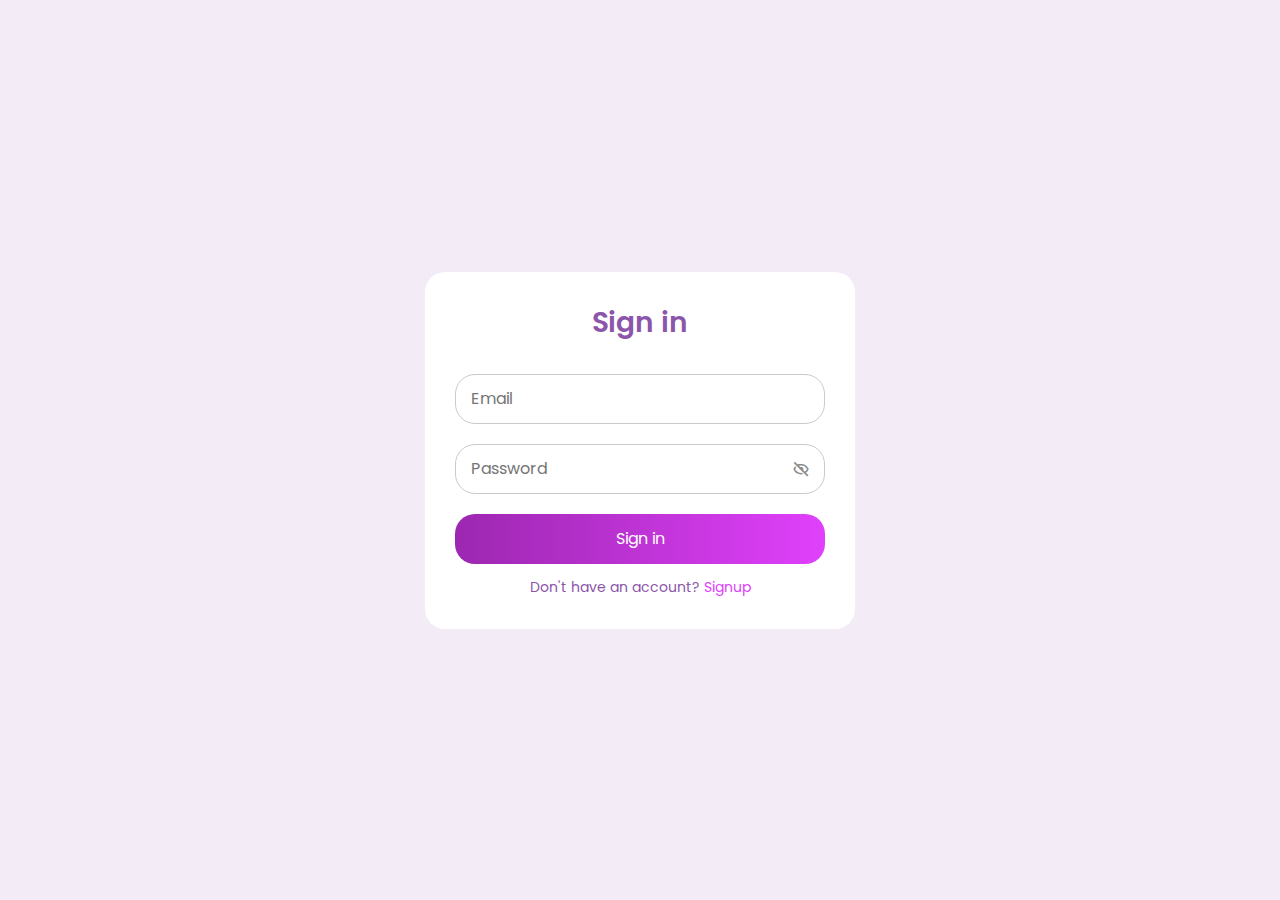
<file: 1/index.html>
<!DOCTYPE html>
<!-- Coding By CodingNepal - codingnepalweb.com -->
    <html lang="en">
    <head>
        <meta charset="UTF-8">
        <meta http-equiv="X-UA-Compatible" content="IE=edge">
        <meta name="viewport" content="width=device-width, initial-scale=1.0">
        <title> Responsive Sign in and Signup Form </title>
        <!-- CSS -->
        <link rel="stylesheet" href="/1/style.css">
                
        <!-- Boxicons CSS -->
        <link href='https://unpkg.com/boxicons@2.1.2/css/boxicons.min.css' rel='stylesheet'>
                        
    </head>
    <body>
        <section class="container forms">
            <div class="form login">
                <div class="form-content">
                    <header>Sign in</header>
                    <form action="#">
                        <div class="field input-field">
                            <input type="email" placeholder="Email" class="input">
                        </div>
                        <div class="field input-field">
                            <input type="password" placeholder="Password" class="password">
                            <i class='bx bx-hide eye-icon'></i>
                        </div>
                        <!-- <div class="form-link">
                            <a href="#" class="forgot-pass">Forgot password?</a>
                        </div> -->
                        <div class="field button-field">
                            <button>Sign in</button>
                        </div>
                    </form>
                    <div class="form-link">
                        <span>Don't have an account? <a href="#" class="link signup-link">Signup</a></span>
                    </div>
                </div>
            </div>
            <!-- Signup Form -->
            <div class="form signup">
                <div class="form-content">
                    <header>Signup</header>
                    <form action="#">
                        <div class="field input-field">
                            <input type="email" placeholder="Email" class="input">
                        </div>
                        <div class="field input-field">
                            <input type="password" placeholder="Create password" class="password">
                        </div>
                        <div class="field input-field">
                            <input type="password" placeholder="Confirm password" class="password">
                            <i class='bx bx-hide eye-icon'></i>
                        </div>
                        <div class="field button-field">
                            <button>Signup</button>
                        </div>
                    </form>
                    <div class="form-link">
                        <span>Already have an account? <a href="#" class="link login-link">Sign in</a></span>
                    </div>
                </div>
            </div>
        </section>
        <!-- JavaScript -->
        <script src="/1/script.js"></script>
    </body>
</html>
</file>
<file: 1/style.css>
/* Google Fonts - Poppins */
@import url('https://fonts.googleapis.com/css2?family=Poppins:wght@300;400;500;600&display=swap');
*{
    margin: 0;
    padding: 0;
    box-sizing: border-box;
    font-family: 'Poppins', sans-serif;
}
.container{
    height: 100vh;
    width: 100%;
    display: flex;
    align-items: center;
    justify-content: center;
    background-color: #F3EBF6;
    column-gap: 30px;
}
.form{
    position: absolute;
    max-width: 430px;
    width: 100%;
    padding: 30px;
    border-radius: 20px;
    background: #FFF;
}
.form.signup{
    opacity: 0;
    pointer-events: none;
}
.forms.show-signup .form.signup{
    opacity: 1;
    pointer-events: auto;
}
.forms.show-signup .form.login{
    opacity: 0;
    pointer-events: none;
}
header{
    font-size: 28px;
    font-weight: 600;
    color: #8C55AA;
    text-align: center;
}
form{
    margin-top: 30px;
}
.form .field{
    position: relative;
    height: 50px;
    width: 100%;
    margin-top: 20px;
    border-radius: 20px;
}
.field input,
.field button{
    height: 100%;
    width: 100%;
    border: none;
    font-size: 16px;
    font-weight: 400;
    border-radius: 20px;
}
.field input{
    outline: none;
    padding: 0 15px;
    border: 1px solid#CACACA;
}
.field input:focus{
    border-bottom-width: 2px;
}
.eye-icon{
    position: absolute;
    top: 50%;
    right: 10px;
    transform: translateY(-50%);
    font-size: 18px;
    color: #8b8b8b;
    cursor: pointer;
    padding: 5px;
}
.field button{
    color: #fff;
    background: linear-gradient(to right, #9C27B0, #E040FB);;
    transition: all 0.3s ease;
    cursor: pointer;
}
.field button:hover{
    background-color: #016dcb;
}
.form-link{
    text-align: center;
    margin-top: 10px;
}
.form-link span,
.form-link a{
    font-size: 14px;
    font-weight: 400;
    color: #8C55AA;
}
.form a{
    text-decoration: none;
    color: #E040FB;
}
.form-content a:hover{
    text-decoration: underline;
}

@media screen and (max-width: 400px) {
    .form{
        padding: 20px 10px;
    }
}
</file>
